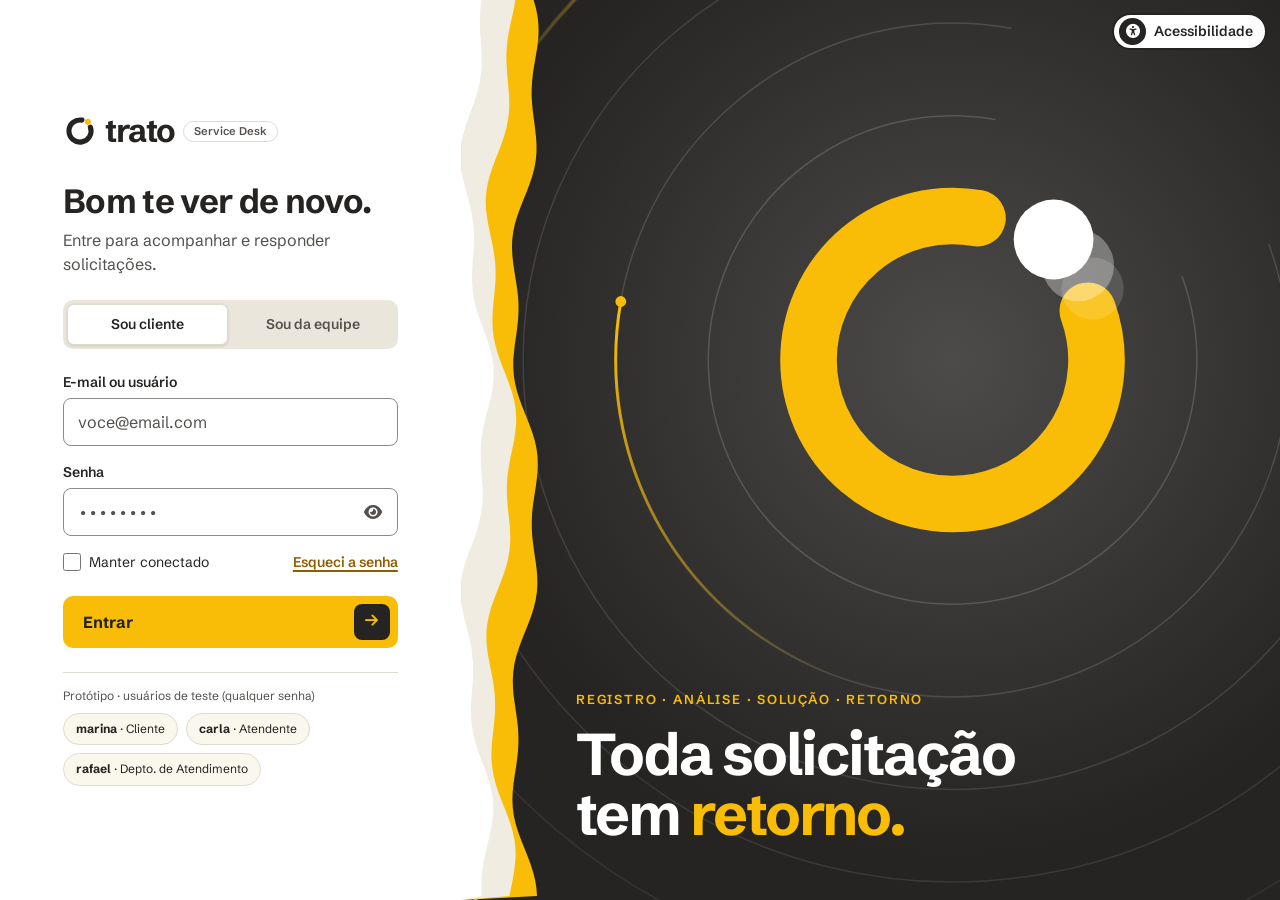
<file: index.html>
<!DOCTYPE html>
<html lang="pt-BR">
<head>
  <meta charset="utf-8">
  <meta name="viewport" content="width=device-width, initial-scale=1, viewport-fit=cover">
  <meta name="theme-color" content="#252422">
  <title>Trato · Service Desk</title>
  <link rel="preload" href="fonts/schibsted-grotesk-latin.woff2" as="font" type="font/woff2" crossorigin>
  <link rel="stylesheet" href="https://cdnjs.cloudflare.com/ajax/libs/font-awesome/6.5.1/css/all.min.css" crossorigin="anonymous" referrerpolicy="no-referrer">
  <link rel="stylesheet" href="styles/tokens.css">
  <link rel="stylesheet" href="styles/base.css">
  <link rel="stylesheet" href="styles/login.css">
  <link rel="stylesheet" href="styles/app.css">
  <script>
    // aplica tema e tamanho de texto salvos antes da primeira pintura (evita flash)
    try {
      var p = JSON.parse(localStorage.getItem('trato-a11y') || '{}');
      if (['light', 'dark', 'hcb', 'hcw'].indexOf(p.theme) >= 0) document.documentElement.dataset.theme = p.theme;
      var s = [0.875, 1, 1.125, 1.25, 1.375, 1.5][p.scaleIdx];
      if (s) document.documentElement.style.fontSize = (14 * s) + 'px';
    } catch (e) {}
  </script>
</head>
<body>
  <div id="root"></div>
  <noscript>Este sistema precisa de JavaScript para funcionar.</noscript>
  <script type="module" src="js/main.js"></script>
</body>
</html>
</file>
<file: styles/tokens.css>
/* Tokens dos 4 temas. Valores portados do objeto TH do protótipo Service Desk. */

:root,
:root[data-theme="light"] {
  --bg: #F5F1E7;
  --sf: #FFFFFF;
  --sf2: #FAF7EC;
  --bd: #E0DBD0;
  --bdw: 1px;
  --tx: #252422;
  --tx2: #53504D;
  --ac: #FABD07;
  --onac: #252422;
  --act: #8F5C00;
  --hd: #FFFFFF;
  --sb: #252422;
  --sbtx: #F5F5F5;
  --sbtx2: #C6C5C4;
  --sbac: #FABD07;
  --sbactx: #252422;
  --focus: #2A6AEF;
  --art: #252422;
  --ring: #FABD07;
  --dot: #FFFFFF;
  --echo: #FFFFFF;
  --artTx: #FFFFFF;
  --w1: #FABD07;
  --w2: #F0ECE1;
  --w3: #FFFFFF;
  --logoRing: #252422;
  --logoDot: #FABD07;
  --danger: #B21020;
  --dangerbg: #FDE8EA;
  --ok: #3E6614;
  --okbg: #F0FAE5;
  --info: #153882;
  --infobg: #E2ECFF;
  --inbg: #FFFFFF;
  --inbd: #8C8B88;
  --dis: #EBE6DB;
  --distx: #53504D;
  --shadow: 0 1px 2px rgba(37,36,34,.06),0 12px 32px -16px rgba(37,36,34,.25);
  --overlay: rgba(37,36,34,.55);
  --st-recebida-bg: #EEDDFA;
  --st-recebida-fg: #592488;
  --st-atendimento-bg: #FFF4C2;
  --st-atendimento-fg: #5E3C00;
  --st-departamento-bg: #E2ECFF;
  --st-departamento-fg: #153882;
  --st-entregue-bg: #E0F5CC;
  --st-entregue-fg: #3E6614;
  --st-encerrada-bg: #FDE8EA;
  --st-encerrada-fg: #830C18;
  --st-bd: 1px solid transparent;
}

:root[data-theme="dark"] {
  --bg: #252422;
  --sf: #33312E;
  --sf2: #3D3A36;
  --bd: #53504D;
  --bdw: 1px;
  --tx: #F5F5F5;
  --tx2: #C6C5C4;
  --ac: #FABD07;
  --onac: #252422;
  --act: #FFDA45;
  --hd: #33312E;
  --sb: #33312E;
  --sbtx: #F5F5F5;
  --sbtx2: #C6C5C4;
  --sbac: #FABD07;
  --sbactx: #252422;
  --focus: #8DB4FF;
  --art: #252422;
  --ring: #FABD07;
  --dot: #FFFFFF;
  --echo: #FFFFFF;
  --artTx: #FFFFFF;
  --w1: #FABD07;
  --w2: #3D3A36;
  --w3: #33312E;
  --logoRing: #FABD07;
  --logoDot: #FFFFFF;
  --danger: #FF7A86;
  --dangerbg: #33040A;
  --ok: #A6E16A;
  --okbg: #172607;
  --info: #C3D8FF;
  --infobg: #0A1C42;
  --inbg: #252422;
  --inbd: #8C8B88;
  --dis: #3D3A36;
  --distx: #C6C5C4;
  --shadow: 0 12px 32px -12px rgba(0,0,0,.6);
  --overlay: rgba(0,0,0,.65);
  --st-recebida-bg: #3F1962;
  --st-recebida-fg: #DDBBF5;
  --st-atendimento-bg: #5E3C00;
  --st-atendimento-fg: #FFE982;
  --st-departamento-bg: #152F65;
  --st-departamento-fg: #C3D8FF;
  --st-entregue-bg: #29430D;
  --st-entregue-fg: #C4EC9D;
  --st-encerrada-bg: #590810;
  --st-encerrada-fg: #FACCD0;
  --st-bd: 1px solid transparent;
}

:root[data-theme="hcb"] {
  --bg: #000000;
  --sf: #000000;
  --sf2: #000000;
  --bd: #FFFFFF;
  --bdw: 2px;
  --tx: #FFFFFF;
  --tx2: #FFFFFF;
  --ac: #FFDA45;
  --onac: #000000;
  --act: #FFDA45;
  --hd: #000000;
  --sb: #000000;
  --sbtx: #FFFFFF;
  --sbtx2: #FFFFFF;
  --sbac: #FFDA45;
  --sbactx: #000000;
  --focus: #63DBE8;
  --art: #000000;
  --ring: #FFDA45;
  --dot: #FFFFFF;
  --echo: #FFFFFF;
  --artTx: #FFFFFF;
  --w1: #FFDA45;
  --w2: #000000;
  --w3: #000000;
  --logoRing: #FFDA45;
  --logoDot: #FFFFFF;
  --danger: #FF7A86;
  --dangerbg: #000000;
  --ok: #A6E16A;
  --okbg: #000000;
  --info: #8DB4FF;
  --infobg: #000000;
  --inbg: #000000;
  --inbd: #FFFFFF;
  --dis: #000000;
  --distx: #A9A8A6;
  --shadow: none;
  --overlay: rgba(0,0,0,.85);
  --st-recebida-bg: transparent;
  --st-recebida-fg: var(--tx);
  --st-atendimento-bg: transparent;
  --st-atendimento-fg: var(--tx);
  --st-departamento-bg: transparent;
  --st-departamento-fg: var(--tx);
  --st-entregue-bg: transparent;
  --st-entregue-fg: var(--tx);
  --st-encerrada-bg: transparent;
  --st-encerrada-fg: var(--tx);
  --st-bd: 2px solid var(--tx);
}

:root[data-theme="hcw"] {
  --bg: #FFFFFF;
  --sf: #FFFFFF;
  --sf2: #FFFFFF;
  --bd: #000000;
  --bdw: 2px;
  --tx: #000000;
  --tx2: #000000;
  --ac: #000000;
  --onac: #FFFFFF;
  --act: #000000;
  --hd: #FFFFFF;
  --sb: #FFFFFF;
  --sbtx: #000000;
  --sbtx2: #000000;
  --sbac: #000000;
  --sbactx: #FFFFFF;
  --focus: #2656BA;
  --art: #000000;
  --ring: #FFDA45;
  --dot: #FFFFFF;
  --echo: #FFFFFF;
  --artTx: #FFFFFF;
  --w1: #000000;
  --w2: #FFFFFF;
  --w3: #FFFFFF;
  --logoRing: #000000;
  --logoDot: #000000;
  --danger: #B21020;
  --dangerbg: #FFFFFF;
  --ok: #29430D;
  --okbg: #FFFFFF;
  --info: #0A1C42;
  --infobg: #FFFFFF;
  --inbg: #FFFFFF;
  --inbd: #000000;
  --dis: #FFFFFF;
  --distx: #53504D;
  --shadow: none;
  --overlay: rgba(0,0,0,.7);
  --st-recebida-bg: transparent;
  --st-recebida-fg: var(--tx);
  --st-atendimento-bg: transparent;
  --st-atendimento-fg: var(--tx);
  --st-departamento-bg: transparent;
  --st-departamento-fg: var(--tx);
  --st-entregue-bg: transparent;
  --st-entregue-fg: var(--tx);
  --st-encerrada-bg: transparent;
  --st-encerrada-fg: var(--tx);
  --st-bd: 2px solid var(--tx);
}
</file>
<file: styles/base.css>
@font-face {
  font-family: 'Schibsted Grotesk';
  font-style: normal;
  font-weight: 400 700;
  font-display: swap;
  src: url("../fonts/schibsted-grotesk-latin-ext.woff2") format('woff2');
  unicode-range: U+0100-02BA, U+02BD-02C5, U+02C7-02CC, U+02CE-02D7, U+02DD-02FF, U+0304, U+0308, U+0329, U+1D00-1DBF, U+1E00-1E9F, U+1EF2-1EFF, U+2020, U+20A0-20AB, U+20AD-20C4, U+2113, U+2C60-2C7F, U+A720-A7FF;
}
@font-face {
  font-family: 'Schibsted Grotesk';
  font-style: normal;
  font-weight: 400 700;
  font-display: swap;
  src: url("../fonts/schibsted-grotesk-latin.woff2") format('woff2');
  unicode-range: U+0000-00FF, U+0131, U+0152-0153, U+02BB-02BC, U+02C6, U+02DA, U+02DC, U+0304, U+0308, U+0329, U+2000-206F, U+20AC, U+2122, U+2191, U+2193, U+2212, U+2215, U+FEFF, U+FFFD;
}

/* 1rem = 14px; o painel de acessibilidade escala o html inteiro */
html { font-size: 14px; -webkit-text-size-adjust: 100%; }

*, *::before, *::after { box-sizing: border-box; }

body {
  margin: 0;
  background: var(--bg);
  color: var(--tx);
  font-family: 'Schibsted Grotesk', system-ui, sans-serif;
  font-size: 1rem;
  line-height: 1.4;
  -webkit-font-smoothing: antialiased;
}

h1, h2, p, dl, dd, ol, ul { margin: 0; padding: 0; }
ol, ul { list-style: none; }
h1 { font-size: 2.1rem; line-height: 1.1; font-weight: 700; letter-spacing: -0.02em; }
h2 { font-size: 1.35rem; line-height: 1.2; font-weight: 700; letter-spacing: -0.01em; }

a { color: var(--act); text-decoration-thickness: 2px; text-underline-offset: 3px; }
a:hover { color: var(--tx); }

button, input, textarea { font: inherit; color: inherit; }
button { cursor: pointer; }
input::placeholder, textarea::placeholder { color: var(--tx2); }
:focus-visible { outline: 3px solid var(--focus) !important; outline-offset: 2px; }

.muted { color: var(--tx2); }
.small { font-size: 0.86rem; }

@media (prefers-reduced-motion: reduce) {
  *, *::before, *::after { transition: none !important; animation: none !important; }
}
</file>
<file: styles/login.css>
/* ---------- tela de login: hero em cima e formulário embaixo; dividida a partir de 860px ---------- */

.login {
  display: grid;
  grid-template-columns: 1fr;
  grid-template-rows: auto 1fr;
  min-height: 100vh;
  min-height: 100dvh;
  background: var(--sf);
}
.login:focus { outline: none; }

.login__art {
  position: relative;
  overflow: hidden;
  background: var(--art);
  height: clamp(280px, 38dvh, 380px);
}
.art__svg { position: absolute; inset: 0; width: 100%; height: 100%; display: block; }

.login__logo-light {
  position: absolute;
  top: max(1.6rem, env(safe-area-inset-top));
  left: 1.6rem;
  display: inline-flex;
  align-items: center;
  gap: 6px;
  color: var(--artTx);
  text-decoration: none;
  font-size: 1.7rem;
  font-weight: 700;
  letter-spacing: -0.045em;
  line-height: 1;
}

.login__hero { position: absolute; left: 1.6rem; bottom: 5.4rem; max-width: min(17rem, 60%); color: var(--artTx); }
.login__eyebrow { display: none; margin: 0; }
.login__hero h2 { font-size: 2.15rem; line-height: 1.05; letter-spacing: -0.03em; text-wrap: balance; }
.login__hero h2 span { color: var(--ring); }

.login__panel {
  display: flex;
  justify-content: center;
  align-items: flex-start;
  padding: 0.6rem 1.6rem calc(2.6rem + env(safe-area-inset-bottom));
  background: var(--sf);
  margin-top: -1px; /* esconde a fresta de subpixel entre o hero e o formulário */
  position: relative;
}
.login__form { width: 100%; max-width: 31.5rem; display: flex; flex-direction: column; gap: 1.3rem; }

.brand { display: none; align-items: center; gap: 8px; }
.brand__name { font-size: 2.3rem; font-weight: 700; letter-spacing: -0.045em; line-height: 1; }
.tag { font-size: 0.8rem; font-weight: 600; border: var(--bdw) solid var(--bd); border-radius: 999px; padding: 2px 10px; background: var(--sf); color: var(--tx2); white-space: nowrap; }

.login__head { display: flex; flex-direction: column; gap: 0.55rem; }
.login__head h1 { font-size: 1.85rem; }
.login__head p { display: none; font-size: 1.15rem; line-height: 1.5; color: var(--tx2); }

.seg { display: grid; grid-template-columns: 1fr 1fr; gap: 4px; padding: 4px; background: var(--dis); border-radius: 10px; }
.seg__btn { min-height: 2.9rem; border: var(--bdw) solid transparent; border-radius: 7px; background: transparent; color: var(--tx2); font-weight: 600; }
.seg__btn[aria-pressed="true"] { background: var(--sf); color: var(--tx); box-shadow: 0 1px 3px rgba(37, 36, 34, 0.15); border-width: var(--bdw); border-color: var(--bd); }

.fields { display: flex; flex-direction: column; gap: 1.15rem; }
.field__pw { position: relative; display: flex; }
.field__pw input { padding-right: 3.6rem; }
.pw-toggle { position: absolute; right: 0.4rem; top: 50%; transform: translateY(-50%); width: 2.8rem; height: 2.8rem; border: none; border-radius: 8px; background: transparent; color: var(--tx2); font-size: 1.15rem; }
.pw-toggle:hover { color: var(--tx); }

.row { display: flex; justify-content: space-between; align-items: center; gap: 0.9rem; flex-wrap: wrap; }
.row a { font-weight: 600; }
.check { display: flex; align-items: center; gap: 8px; cursor: pointer; }
.check input { width: 1.3rem; height: 1.3rem; margin: 0; accent-color: var(--tx); }

.demo { display: flex; flex-direction: column; gap: 0.6rem; padding-top: 1.1rem; border-top: var(--bdw) solid var(--bd); font-size: 0.86rem; color: var(--tx2); }
.demo__list { display: flex; flex-wrap: wrap; gap: 8px; }
.demo__list button { min-height: 2.3rem; padding: 0 12px; border: var(--bdw) solid var(--bd); border-radius: 999px; background: var(--sf2); color: var(--tx); font-size: 0.86rem; }
.demo__list button:hover { border-color: var(--tx); }

@media (min-width: 860px) {
  .login { grid-template-columns: minmax(30rem, 36%) 1fr; grid-template-rows: 1fr; }
  .login__art { order: 2; height: auto; min-height: 100dvh; }
  .login__panel { order: 1; align-items: center; padding: 3.4rem clamp(2.2rem, 5vw, 4.5rem); margin-top: 0; }
  .login__form { gap: 1.7rem; }

  .brand { display: flex; }
  .login__logo-light { display: none; }
  .login__head { margin-top: 0.8rem; }
  .login__head h1 { font-size: 2.4rem; }
  .login__head p { display: block; }

  .login__hero { left: clamp(5rem, 9vw, 8.5rem); right: 3.4rem; bottom: 4rem; max-width: none; display: flex; flex-direction: column; gap: 1.1rem; }
  .login__eyebrow { display: block; font-size: 0.93rem; font-weight: 600; letter-spacing: 0.14em; text-transform: uppercase; color: var(--ring); }
  .login__hero h2 { font-size: clamp(2.6rem, 4.6vw, 4.5rem); line-height: 1.02; letter-spacing: -0.035em; max-width: 14ch; }
}

@media (min-width: 860px) and (max-width: 1100px) {
  .login__eyebrow { letter-spacing: 0.08em; font-size: 0.86rem; }
}

/* telas baixas no desktop: rola em vez de apertar o formulário */
@media (min-width: 860px) and (max-height: 700px) {
  .login__panel { align-items: flex-start; }
}

@media (max-width: 380px) {
  .login__panel { padding-left: 1.2rem; padding-right: 1.2rem; }
  .login__logo-light, .login__hero { left: 1.2rem; }
  .login__hero h2 { font-size: 1.85rem; }
}
</file>
<file: styles/app.css>
/* ---------- componentes compartilhados ---------- */

.card { background: var(--sf); border: var(--bdw) solid var(--bd); border-radius: 14px; box-shadow: var(--shadow); }
.pad { padding: 1.2rem; }
.stack { display: flex; flex-direction: column; gap: 1.1rem; min-width: 0; }
.stack--tight { gap: 0.6rem; }

.btn, .btn-ghost, .cta { text-decoration: none; }
.btn { display: inline-flex; align-items: center; justify-content: center; gap: 8px; min-height: 3.4rem; padding: 0 1.6rem; border: var(--bdw) solid var(--ac); border-radius: 10px; background: var(--ac); color: var(--onac); font-weight: 700; font-size: 1.1rem; }
.btn:hover:not(:disabled) { filter: brightness(1.06); }
.btn:disabled { background: var(--dis); color: var(--distx); border: 2px dashed var(--distx); cursor: not-allowed; }
.btn-ghost { display: inline-flex; align-items: center; justify-content: center; gap: 8px; min-height: 3.1rem; padding: 0 1.2rem; border: 2px solid var(--tx); border-radius: 10px; background: transparent; color: var(--tx); font-weight: 600; }
.btn-ghost:hover { background: var(--sf2); color: var(--tx); }
.btn-ghost:disabled { opacity: 0.5; cursor: not-allowed; }

.cta { display: flex; align-items: center; justify-content: space-between; width: 100%; min-height: 3.7rem; padding: 0 0.55rem 0 1.4rem; border: none; border-radius: 10px; background: var(--ac); color: var(--onac); font-weight: 700; font-size: 1.15rem; cursor: pointer; }
.cta:hover { color: var(--onac); filter: brightness(1.06); }
.cta__arrow { display: flex; align-items: center; justify-content: center; width: 2.6rem; height: 2.6rem; border-radius: 8px; background: var(--onac); color: var(--ac); font-size: 1.05rem; flex: none; }
.cta--inline { display: inline-flex; width: auto; gap: 1.1rem; }

.icon-btn { display: inline-flex; align-items: center; justify-content: center; width: 2.9rem; height: 2.9rem; border: var(--bdw) solid var(--bd); border-radius: 10px; background: var(--sf); color: var(--tx); flex: none; }
.icon-btn:hover { background: var(--sf2); }
.icon-btn--sm { width: 2.1rem; height: 2.1rem; border-color: transparent; background: transparent; }

.field { display: flex; flex-direction: column; gap: 6px; font-weight: 600; }
.field input, .field textarea, .search input {
  width: 100%; min-height: 3.45rem; padding: 0 1rem; border: var(--bdw) solid var(--inbd); border-radius: 8px; background: var(--inbg); color: var(--tx);
  font: 400 1.15rem 'Schibsted Grotesk', system-ui, sans-serif; /* ≥16px evita zoom do iOS ao focar */
}
.field textarea { padding: 0.8rem 1rem; resize: vertical; line-height: 1.45; }
.field input:focus, .field textarea:focus, .search input:focus { border-color: var(--tx); box-shadow: 0 0 0 4px color-mix(in srgb, var(--ac) 55%, transparent); outline: none; }
.field input.is-invalid, .field textarea.is-invalid { border: 2px solid var(--danger); }
.field__err { display: flex; gap: 6px; align-items: center; color: var(--danger); font-size: 0.93rem; font-weight: 600; }
.alert { display: flex; align-items: center; gap: 8px; padding: 0.7rem 1rem; border: var(--bdw) solid var(--danger); border-radius: 8px; background: var(--dangerbg); color: var(--danger); font-weight: 600; }
[role="alert"]:empty { display: none; }

.search { display: flex; flex-direction: column; gap: 6px; margin-bottom: 1rem; max-width: 34rem; }
.search__label { font-weight: 600; }
.search__box { position: relative; display: flex; align-items: center; }
.search__box > i { position: absolute; left: 1rem; color: var(--tx2); pointer-events: none; }
.search input { padding-left: 2.7rem; }

.badge { display: inline-flex; align-items: center; gap: 6px; padding: 3px 11px; border: var(--st-bd); border-radius: 999px; background: var(--b-bg); color: var(--b-fg); font-size: 0.86rem; font-weight: 600; white-space: nowrap; }
.prio { display: inline-flex; align-items: center; gap: 6px; font-size: 0.93rem; font-weight: 600; white-space: nowrap; }
.type-chip { padding: 2px 10px; border: var(--bdw) solid var(--bd); border-radius: 8px; background: var(--sf); font-size: 0.86rem; font-weight: 600; }
.st-recebida { --b-bg: var(--st-recebida-bg); --b-fg: var(--st-recebida-fg); }
.st-atendimento { --b-bg: var(--st-atendimento-bg); --b-fg: var(--st-atendimento-fg); }
.st-departamento { --b-bg: var(--st-departamento-bg); --b-fg: var(--st-departamento-fg); }
.st-entregue { --b-bg: var(--st-entregue-bg); --b-fg: var(--st-entregue-fg); }
.st-encerrada { --b-bg: var(--st-encerrada-bg); --b-fg: var(--st-encerrada-fg); }

.actions { display: flex; flex-wrap: wrap; align-items: center; gap: 0.8rem; }
.hint { color: var(--tx2); font-size: 0.93rem; }
.eyebrow { text-transform: uppercase; letter-spacing: 0.08em; font-size: 0.8rem; font-weight: 600; color: var(--tx2); }

.empty { display: flex; flex-direction: column; align-items: center; gap: 0.5rem; padding: 2.6rem 1rem; text-align: center; color: var(--tx2); }
.empty > i { font-size: 2rem; }
.empty strong { color: var(--tx); font-size: 1.15rem; }

.radios { display: flex; flex-direction: column; gap: 0.7rem; }
.radios--2 { display: grid; grid-template-columns: 1fr 1fr; }
.radios--row { flex-direction: row; flex-wrap: wrap; }
.radio { display: flex; align-items: flex-start; gap: 0.9rem; padding: 1rem; border: var(--bdw) solid var(--bd); border-radius: 10px; background: var(--sf); color: var(--tx); text-align: left; }
.radio--sm { align-items: center; padding: 0.75rem 1.1rem; font-weight: 600; }
.radio[aria-checked="true"] { border: 3px solid var(--tx); padding: calc(1rem - 2px); }
.radio--sm[aria-checked="true"] { padding: calc(0.75rem - 2px) calc(1.1rem - 2px); }
.radio:hover { border-color: var(--tx); }
.radio__dot { display: flex; align-items: center; justify-content: center; width: 1.7rem; height: 1.7rem; border: 2px solid var(--tx); border-radius: 50%; flex: none; }
.radio__dot span { width: 0.85rem; height: 0.85rem; border-radius: 50%; background: transparent; }
.radio[aria-checked="true"] .radio__dot span { background: var(--tx); }
.radio__body { display: flex; flex-direction: column; gap: 2px; min-width: 0; }
.radio__body strong { font-size: 1.1rem; }
.radio__body span { color: var(--tx2); font-weight: 400; }

/* ---------- shell ---------- */

.skip { position: fixed; left: 0.6rem; top: -4rem; z-index: 100; padding: 0.7rem 1rem; border-radius: 8px; background: var(--ac); color: var(--onac); font-weight: 700; }
.skip:focus { top: 0.6rem; }

.app { display: grid; grid-template-columns: auto minmax(0, 1fr); grid-template-rows: auto 1fr; min-height: 100vh; min-height: 100dvh; }

.header { grid-column: 1 / -1; position: sticky; top: 0; z-index: 40; display: flex; align-items: center; gap: 0.9rem; min-height: 4.6rem; padding: 0.6rem 1.1rem; background: var(--hd); border-bottom: var(--bdw) solid var(--bd); }
.header .icon-btn { border-color: transparent; background: transparent; }
.header__brand { display: inline-flex; align-items: center; gap: 6px; color: var(--tx); text-decoration: none; font-size: 1.7rem; font-weight: 700; letter-spacing: -0.045em; line-height: 1; }
.header__brand:hover { color: var(--tx); }
.header__spacer { flex: 1; }

.a11y-btn { display: inline-flex; align-items: center; gap: 8px; min-height: 2.7rem; padding: 0 0.9rem 0 0.35rem; border: 2px solid var(--tx); border-radius: 999px; background: var(--sf); color: var(--tx); font-weight: 600; }
.a11y-btn__icon { display: flex; align-items: center; justify-content: center; width: 1.9rem; height: 1.9rem; border-radius: 50%; background: var(--tx); color: var(--sf); font-size: 1rem; }
.a11y-btn--floating { position: fixed; top: max(0.9rem, env(safe-area-inset-top)); right: 0.9rem; z-index: 50; }

.profile { position: relative; }
.profile__btn { display: flex; align-items: center; gap: 0.7rem; padding: 0.35rem 1rem 0.35rem 0.35rem; border: var(--bdw) solid var(--bd); border-radius: 999px; background: var(--sf); color: var(--tx); text-align: left; }
.avatar { display: flex; align-items: center; justify-content: center; width: 2.6rem; height: 2.6rem; border-radius: 50%; background: var(--ac); color: var(--onac); font-weight: 700; flex: none; }
.profile__who { display: flex; flex-direction: column; line-height: 1.2; }
.profile__who span:first-child { font-weight: 600; }
.profile__who span:last-child { font-size: 0.86rem; color: var(--tx2); }
.profile__menu { position: absolute; right: 0; top: calc(100% + 0.5rem); z-index: 60; min-width: 18rem; padding: 0.4rem; background: var(--sf); border: var(--bdw) solid var(--bd); border-radius: 12px; box-shadow: var(--shadow); }
.profile__info { display: flex; flex-direction: column; padding: 0.7rem 0.8rem; border-bottom: var(--bdw) solid var(--bd); margin-bottom: 0.3rem; }
.profile__info span { color: var(--tx2); font-size: 0.86rem; }
.profile__menu button { display: flex; align-items: center; gap: 0.7rem; width: 100%; min-height: 2.8rem; padding: 0 0.8rem; border: none; border-radius: 8px; background: transparent; color: var(--tx); font-weight: 600; text-align: left; }
.profile__menu button:hover { background: var(--sf2); }

.sidebar { display: flex; flex-direction: column; gap: 0.35rem; padding: 0.9rem 0.8rem; background: var(--sb); color: var(--sbtx); }
.sidebar--open { width: 17.6rem; }
.sidebar--closed { width: 5.2rem; }
.sidebar__title { padding: 0.5rem 0.9rem; font-size: 0.8rem; font-weight: 600; letter-spacing: 0.1em; text-transform: uppercase; color: var(--sbtx2); }
.nav-item { position: relative; display: flex; align-items: center; gap: 0.75rem; min-height: 3.1rem; padding: 0 0.85rem; border-radius: 10px; color: var(--sbtx); text-decoration: none; font-weight: 600; font-size: 1rem; }
.nav-item > i { width: 1.3rem; text-align: center; flex: none; }
.sidebar--closed .nav-item { justify-content: center; padding: 0; }
.nav-item:hover { color: var(--sbtx); background: color-mix(in srgb, var(--sbtx) 12%, transparent); }
.nav-item.is-current, .nav-item.is-current:hover { background: var(--sbac); color: var(--sbactx); }
.nav-item__badge { margin-left: auto; display: inline-flex; align-items: center; justify-content: center; min-width: 1.7rem; height: 1.7rem; padding: 0 6px; border-radius: 999px; background: var(--sbac); color: var(--sbactx); font-size: 0.86rem; font-weight: 700; }
.is-current .nav-item__badge { background: var(--sbactx); color: var(--sbac); }
.nav-item__dot { position: absolute; top: 0.55rem; right: 1rem; width: 0.8rem; height: 0.8rem; border-radius: 50%; background: var(--sbac); border: 2px solid var(--sb); }
.is-current .nav-item__dot { background: var(--sbactx); border-color: var(--sbac); }
.scrim { display: none; }

.main { min-width: 0; padding: 1.4rem 2rem 3rem; container-type: inline-size; }
.main:focus { outline: none; }
.crumbs { margin-bottom: 1.3rem; font-size: 0.93rem; font-weight: 500; }
.crumbs a { color: var(--act); }
.page-head { display: flex; flex-direction: column; gap: 0.4rem; margin-bottom: 1.3rem; }
.page-head--flush { margin: 0; }
.page-head--split { flex-direction: row; justify-content: space-between; align-items: flex-end; flex-wrap: wrap; gap: 1rem; }
.page-head p { color: var(--tx2); font-size: 1.1rem; }

/* ---------- início ---------- */

.kpis { display: grid; grid-template-columns: repeat(auto-fit, minmax(14rem, 1fr)); gap: 1.1rem; margin-bottom: 2rem; }
.kpi { display: flex; flex-direction: column; gap: 0.5rem; padding: 1.3rem; color: var(--tx); text-decoration: none; }
.kpi:hover { color: var(--tx); border-color: var(--tx); }
.kpi__label { display: flex; align-items: center; gap: 0.7rem; font-weight: 600; }
.kpi__icon { display: flex; align-items: center; justify-content: center; width: 2.3rem; height: 2.3rem; border-radius: 8px; background: var(--b-bg); color: var(--b-fg); border: var(--st-bd); font-size: 0.93rem; }
.kpi__icon--plain { background: var(--sf2); color: var(--tx); border: var(--bdw) solid var(--bd); }
.kpi__value { font-size: 2.3rem; font-weight: 700; line-height: 1.1; }

.home-grid { display: grid; grid-template-columns: minmax(0, 1fr) minmax(0, 1fr); gap: 2rem; }
.home-grid h2 { margin-bottom: 0.9rem; }
.module { display: flex; align-items: center; gap: 1.1rem; padding: 1rem 1.2rem; color: var(--tx); text-decoration: none; }
.module:hover { color: var(--tx); border-color: var(--tx); }
.module__icon { display: flex; align-items: center; justify-content: center; width: 3.4rem; height: 3.4rem; border-radius: 10px; background: var(--ac); color: var(--onac); font-size: 1.2rem; flex: none; }
.module__text { display: flex; flex-direction: column; flex: 1; min-width: 0; }
.module__text span { color: var(--tx2); }
.list { overflow: hidden; }
.list__item { display: flex; align-items: center; justify-content: space-between; gap: 1rem; padding: 0.9rem 1.2rem; color: var(--tx); text-decoration: none; }
.list__item:hover { color: var(--tx); background: var(--sf2); }
[role="listitem"] + [role="listitem"] > .list__item { border-top: var(--bdw) solid var(--bd); }
.list__main { display: flex; flex-direction: column; min-width: 0; }
.list__main > span:first-child { font-weight: 600; }

/* ---------- fila ---------- */

.chips { display: flex; flex-wrap: wrap; gap: 0.6rem; margin-bottom: 1.2rem; }
.chip { display: inline-flex; align-items: center; gap: 6px; min-height: 2.5rem; padding: 0 1rem; border: var(--bdw) solid var(--bd); border-radius: 999px; background: var(--sf); color: var(--tx); font-weight: 600; }
.chip:hover { border-color: var(--tx); }
.chip[aria-pressed="true"] { background: var(--tx); color: var(--bg); border: 2px solid var(--tx); }
.chip__n { margin-left: 2px; opacity: 0.75; font-size: 0.86rem; }

.table { overflow: hidden; }
.table__head, .table__row { display: grid; grid-template-columns: 9.5rem minmax(0, 2.2fr) 8rem 7.5rem minmax(12rem, 1.3fr) 6.5rem; gap: 1rem; align-items: center; padding: 0.95rem 1.2rem; }
.table__head { border-bottom: var(--bdw) solid var(--bd); background: var(--sf2); color: var(--tx2); font-size: 0.8rem; font-weight: 600; letter-spacing: 0.06em; text-transform: uppercase; }
.table__row { color: var(--tx); text-decoration: none; }
.table__row:hover { color: var(--tx); background: var(--sf2); }
[role="listitem"] + [role="listitem"] > .table__row { border-top: var(--bdw) solid var(--bd); }
.table__id { font-weight: 600; white-space: nowrap; }
.table__subject { display: flex; flex-direction: column; min-width: 0; }
.table__subject > span:first-child { font-weight: 600; }
.table__type { font-weight: 500; }
.new-dot { display: inline-block; width: 0.55rem; height: 0.55rem; margin-right: 0.45rem; border-radius: 50%; background: var(--act); }

/* ---------- minhas solicitações ---------- */

.cards-grid { display: grid; grid-template-columns: repeat(auto-fill, minmax(19rem, 1fr)); gap: 1rem; }
.ticket-card { display: flex; flex-direction: column; gap: 0.7rem; height: 100%; padding: 1.1rem 1.2rem; color: var(--tx); text-decoration: none; }
.ticket-card:hover { color: var(--tx); border-color: var(--tx); }
.ticket-card__top, .ticket-card__foot { display: flex; align-items: center; justify-content: space-between; gap: 0.6rem; flex-wrap: wrap; }
.rate-tag { display: inline-flex; align-items: center; gap: 6px; padding: 2px 10px; border-radius: 999px; background: var(--infobg); color: var(--info); border: var(--bdw) solid var(--info); font-size: 0.86rem; font-weight: 700; }

/* ---------- nova solicitação ---------- */

.form-card { display: flex; flex-direction: column; gap: 1.3rem; max-width: 46rem; padding: 1.8rem; }
.file-btn { position: relative; display: inline-flex; align-items: center; gap: 8px; width: fit-content; min-height: 3rem; padding: 0 1.1rem; border: 2px solid var(--tx); border-radius: 10px; font-weight: 600; cursor: pointer; }
.file-btn input { position: absolute; width: 1px; height: 1px; opacity: 0; pointer-events: none; }
.file-btn:focus-within { outline: 3px solid var(--focus); outline-offset: 2px; }
.files { display: flex; flex-wrap: wrap; gap: 0.5rem; }
.file { display: inline-flex; align-items: center; gap: 6px; padding: 2px 0.4rem 2px 0.7rem; border: var(--bdw) solid var(--bd); border-radius: 8px; background: var(--sf2); font-size: 0.93rem; font-weight: 400; }
.lgpd { display: flex; gap: 8px; color: var(--tx2); font-size: 0.93rem; }
.done { display: flex; flex-direction: column; align-items: flex-start; gap: 1rem; max-width: 40rem; padding: 2rem; }
.done__tag { display: inline-flex; align-items: center; gap: 8px; padding: 4px 12px; border-radius: 999px; background: var(--okbg); color: var(--ok); border: var(--bdw) solid var(--ok); font-weight: 700; }
.protocol { display: flex; flex-direction: column; padding: 0.9rem 1.2rem; border: var(--bdw) solid var(--bd); border-radius: 10px; background: var(--sf2); }
.protocol strong { font-size: 2rem; letter-spacing: 0.02em; }

/* ---------- chamado ---------- */

.ticket-head { display: flex; justify-content: space-between; align-items: flex-start; flex-wrap: wrap; gap: 1rem; margin-bottom: 1.3rem; }
.ticket-head__meta { display: flex; flex-wrap: wrap; align-items: center; gap: 0.7rem; margin-bottom: 0.6rem; }

.stepper { display: grid; grid-auto-flow: column; grid-auto-columns: 1fr; margin-bottom: 1.4rem; padding: 1.4rem 1.4rem 1.2rem; }
.stepper li { display: flex; flex-direction: column; gap: 0.6rem; min-width: 0; }
.stepper__track { display: flex; align-items: center; }
.stepper__dot { display: flex; align-items: center; justify-content: center; width: 2.3rem; height: 2.3rem; border-radius: 50%; border: 1px dashed var(--tx2); color: var(--tx2); font-size: 0.8rem; flex: none; }
.stepper__line { flex: 1; height: 3px; margin: 0 0.7rem; background: var(--bd); border-radius: 2px; }
.stepper li:last-child .stepper__line { background: transparent; }
.stepper__text { display: flex; flex-direction: column; }
.stepper .is-done .stepper__dot { background: var(--tx); color: var(--bg); border: 2px solid var(--tx); }
.stepper .is-done .stepper__line { background: var(--tx); }
.stepper .is-now .stepper__dot { background: var(--ac); color: var(--onac); border: 2px solid var(--tx); }

.ticket-grid { display: grid; grid-template-columns: minmax(0, 1fr) minmax(0, 26rem); gap: 1.4rem; align-items: start; }
.pad-card { padding: 1.5rem; }
.pad-card h2 { margin-bottom: 0.8rem; }
.pad-card p + .files, .pad-card p + .callout { margin-top: 1rem; }
.action-card { display: flex; flex-direction: column; gap: 1.1rem; padding: 1.6rem; border: 2px solid var(--tx); }
.action-card h2 { font-size: 1.55rem; margin-bottom: 0.3rem; }
.action-card p { color: var(--tx2); }

.details { display: grid; grid-template-columns: auto 1fr; gap: 0.5rem 1.2rem; }
.details dt { color: var(--tx2); }
.details dd { font-weight: 600; }
.timeline { display: flex; flex-direction: column; gap: 1rem; }
.timeline li { position: relative; display: flex; gap: 0.8rem; }
.timeline li > span:last-child { display: flex; flex-direction: column; }
.timeline li:not(:last-child)::after { content: ''; position: absolute; left: 0.45rem; top: 1.3rem; bottom: -1rem; width: 2px; background: var(--bd); }
.timeline__dot { width: 1rem; height: 1rem; margin-top: 0.2rem; border: 2px solid var(--tx); border-radius: 50%; background: var(--sf); flex: none; }
.timeline__dot.is-first { background: var(--ac); }

.callout { display: flex; gap: 0.8rem; padding: 0.9rem 1rem; border: var(--bdw) solid var(--bd); border-radius: 10px; background: var(--sf2); }
.callout:not(.callout--soft) > span { display: flex; flex-direction: column; }
.callout--soft { flex-direction: column; gap: 0.3rem; }
.callout--soft p { margin: 0; color: var(--tx); }
.kb-box { display: flex; flex-direction: column; gap: 0.9rem; padding: 1rem; border: var(--bdw) solid var(--bd); border-radius: 12px; background: var(--sf2); }
.kb-box .search { margin: 0; max-width: none; }
.kb-hit { display: flex; align-items: center; justify-content: space-between; gap: 1rem; padding: 0.75rem 1rem; border: var(--bdw) solid var(--bd); border-radius: 10px; background: var(--sf); }
.kb-hit__text { display: flex; flex-direction: column; min-width: 0; }
.btn-chip { min-height: 2.4rem; padding: 0 1rem; border: 2px solid var(--tx); border-radius: 8px; background: transparent; color: var(--tx); font-weight: 600; flex: none; }
.btn-chip.is-on { background: var(--tx); color: var(--bg); }

.rating { display: flex; gap: 0.7rem; max-width: 28rem; }
.rating__opt { flex: 1; min-height: 4rem; border: var(--bdw) solid var(--bd); border-radius: 10px; background: var(--sf); color: var(--tx); font-size: 1.5rem; font-weight: 700; }
.rating__opt:hover { border-color: var(--tx); }
.rating__opt[aria-checked="true"] { background: var(--ac); color: var(--onac); border: 3px solid var(--tx); }
.rating__legend { display: flex; justify-content: space-between; max-width: 28rem; margin-top: -0.5rem; }
.note { display: flex; align-items: flex-start; gap: 1rem; padding: 1.4rem; }
.note > i { font-size: 1.5rem; margin-top: 2px; }
.note > span { display: flex; flex-direction: column; }
.note > span > span { color: var(--tx2); }

/* ---------- base de conhecimento e ajuda ---------- */

.article summary { display: flex; align-items: center; justify-content: space-between; gap: 1rem; padding: 1rem 1.2rem; list-style: none; cursor: pointer; }
.article summary::-webkit-details-marker { display: none; }
.article__title { display: flex; flex-direction: column; }
.article[open] summary > i { transform: rotate(180deg); }
.article p { padding: 0 1.2rem 1.2rem; max-width: 60rem; line-height: 1.55; }
.help-grid { display: grid; grid-template-columns: repeat(auto-fit, minmax(22rem, 1fr)); gap: 1.4rem; align-items: start; }
.help-grid h2:not(:first-child) { margin-top: 1.6rem; }
.glossary { display: flex; flex-direction: column; align-items: flex-start; gap: 0.35rem; padding: 0.6rem 0; }
.help-grid ul { display: flex; flex-direction: column; gap: 0.6rem; padding-left: 1.2rem; list-style: disc; line-height: 1.5; }

/* ---------- acessibilidade, Libras, avisos e confirmação ---------- */

.a11y-panel { position: fixed; top: 5rem; right: 1rem; z-index: 60; width: min(28.5rem, calc(100vw - 2rem)); max-height: calc(100dvh - 6rem); overflow-y: auto; background: var(--sf); border: var(--bdw) solid var(--bd); border-radius: 14px; box-shadow: var(--shadow); }
.a11y-panel--floating { top: 4.6rem; }
.a11y-panel__head { display: flex; align-items: center; justify-content: space-between; padding: 1rem 1.4rem; border-bottom: var(--bdw) solid var(--bd); font-size: 1.3rem; }
.a11y-panel__body { display: flex; flex-direction: column; gap: 0.8rem; padding: 1.2rem 1.4rem 1.4rem; }
.a11y-themes { display: flex; flex-direction: column; gap: 0.6rem; }
.theme-opt { display: flex; align-items: center; gap: 0.9rem; min-height: 3.6rem; padding: 0 0.9rem; border: var(--bdw) solid var(--bd); border-radius: 10px; background: var(--sf); color: var(--tx); font-weight: 600; text-align: left; }
.theme-opt > span:nth-child(2) { flex: 1; }
.theme-opt[aria-checked="true"] { border: 2px solid var(--ac); background: color-mix(in srgb, var(--ac) 16%, var(--sf)); padding: 0 calc(0.9rem - 1px); }
.theme-opt__icon { display: flex; align-items: center; justify-content: center; width: 2.2rem; height: 2.2rem; border-radius: 8px; }
.theme-opt--light .theme-opt__icon { background: #fff; color: #252422; border: 1px solid #8C8B88; }
.theme-opt--dark .theme-opt__icon { background: #33312E; color: #fff; }
.theme-opt--hcb .theme-opt__icon { background: #000; color: #fff; }
.theme-opt--hcw .theme-opt__icon { background: #fff; color: #000; border: 2px solid #000; }
.a11y-size { display: grid; grid-template-columns: 1fr 1fr 1fr; align-items: center; gap: 0.6rem; text-align: center; }
.a11y-size button { min-height: 3.2rem; border: var(--bdw) solid var(--bd); border-radius: 10px; background: var(--sf2); color: var(--tx); font-weight: 700; font-size: 1.1rem; }
.a11y-size button:disabled { opacity: 0.45; cursor: not-allowed; }
.switch { display: flex; align-items: center; gap: 0.9rem; min-height: 3.6rem; padding: 0 0.9rem; border: var(--bdw) solid var(--bd); border-radius: 10px; background: var(--sf); color: var(--tx); font-weight: 600; text-align: left; }
.switch[aria-checked="true"] { border: 2px solid var(--tx); padding: 0 calc(0.9rem - 1px); }
.switch__icon { display: flex; align-items: center; justify-content: center; width: 2.2rem; height: 2.2rem; border: var(--bdw) solid var(--bd); border-radius: 8px; background: var(--sf2); }
.switch__track { display: flex; align-items: center; justify-content: flex-start; width: 3rem; height: 1.7rem; margin-left: auto; padding: 2px; border: 2px solid var(--tx); border-radius: 999px; }
.switch__track span { width: 1.1rem; height: 1.1rem; border-radius: 50%; background: var(--tx); }
.switch[aria-checked="true"] .switch__track { justify-content: flex-end; background: var(--tx); }
.switch[aria-checked="true"] .switch__track span { background: var(--bg); }
.a11y-panel .btn-ghost { border-width: var(--bdw); border-color: var(--bd); background: var(--sf2); }

.libras { position: fixed; right: 1rem; bottom: 1rem; z-index: 55; display: flex; flex-direction: column; gap: 0.6rem; width: 16rem; padding: 0.8rem; background: var(--sf); border: 2px solid var(--tx); border-radius: 14px; box-shadow: var(--shadow); }
.libras__head { display: flex; align-items: center; justify-content: space-between; }
.libras__stage { display: flex; flex-direction: column; align-items: center; justify-content: center; gap: 0.6rem; min-height: 10rem; padding: 1rem; border: 2px dashed var(--bd); border-radius: 10px; background: var(--sf2); color: var(--tx2); text-align: center; font-size: 0.93rem; }
.libras__stage > i { font-size: 2.2rem; }

.toast-host { position: fixed; left: 50%; bottom: calc(1.2rem + env(safe-area-inset-bottom)); transform: translateX(-50%); z-index: 90; width: max-content; max-width: calc(100vw - 2rem); }
.toast { display: flex; align-items: center; gap: 0.8rem; padding: 0.7rem 0.7rem 0.7rem 1.1rem; border: 2px solid var(--bg); border-radius: 12px; background: var(--tx); color: var(--bg); font-weight: 600; box-shadow: 0 12px 32px -12px rgba(0, 0, 0, 0.5); }
.toast .icon-btn { color: inherit; }
.toast__undo { min-height: 2.2rem; padding: 0 0.8rem; border: 2px solid currentColor; border-radius: 8px; background: transparent; color: inherit; font-weight: 700; }
.modal { position: fixed; inset: 0; z-index: 100; display: flex; align-items: center; justify-content: center; padding: 1rem; background: var(--overlay); }
.modal__box { display: flex; flex-direction: column; gap: 0.8rem; width: min(30rem, 100%); padding: 1.6rem; background: var(--sf); border: 2px solid var(--tx); border-radius: 14px; box-shadow: var(--shadow); }
.modal__box p { color: var(--tx2); line-height: 1.5; }
.modal__actions { display: flex; justify-content: flex-end; flex-wrap: wrap; gap: 0.7rem; margin-top: 0.6rem; }

/* ---------- responsivo ---------- */

/* Layout por largura do conteúdo, em rem: acompanha o tamanho de texto escolhido no painel de acessibilidade */
@container (max-width: 62rem) {
  .ticket-grid, .home-grid { grid-template-columns: minmax(0, 1fr); }
}

@container (max-width: 66rem) {
  .table__head { display: none; }
  .table__row { grid-template-columns: minmax(0, 1fr) auto; grid-template-areas: 'subject subject' 'status prio' 'id updated' 'type type'; gap: 0.5rem 1rem; }
  .table__row > :nth-child(1) { grid-area: id; }
  .table__row > :nth-child(2) { grid-area: subject; }
  .table__row > :nth-child(3) { grid-area: type; }
  .table__row > :nth-child(4) { grid-area: prio; justify-self: end; }
  .table__row > :nth-child(5) { grid-area: status; justify-self: start; }
  .table__row > :nth-child(6) { grid-area: updated; justify-self: end; }
}

@container (max-width: 44rem) {
  .stepper { grid-auto-flow: row; gap: 0.2rem; padding: 1rem 1.2rem; }
  .stepper li { flex-direction: row; align-items: center; gap: 0.9rem; padding: 0.3rem 0; }
  .stepper__line { display: none; }
  .radios--2 { grid-template-columns: 1fr; }
  .list__item { flex-direction: column; align-items: flex-start; gap: 0.5rem; }
  .kb-hit { flex-direction: column; align-items: stretch; }
}

@media (max-width: 900px) {
  .app { grid-template-columns: minmax(0, 1fr); }
  .main { padding: 1.1rem 1rem 2.5rem; }

  /* menu vira gaveta sobre o conteúdo */
  .sidebar { position: fixed; inset: 0 auto 0 0; z-index: 70; overflow-y: auto; }
  .sidebar--open { width: min(19rem, 85vw); box-shadow: 8px 0 32px -12px rgba(0, 0, 0, 0.6); }
  .sidebar--closed { display: none; }
  .app--nav-open .scrim { display: block; position: fixed; inset: 0; z-index: 65; background: var(--overlay); }

}

@media (max-width: 700px) {
  .action-card, .form-card { padding: 1.2rem; }
  .header { gap: 0.5rem; padding: 0.5rem 0.7rem; }
  .header__tag, .profile__who, .profile__btn > i { display: none; }
  .profile__btn { padding: 0.3rem; }
}

@media (max-width: 480px) {
  .a11y-btn__label { display: none; }
  .a11y-btn { padding: 0 0.35rem; }
  .a11y-btn--floating .a11y-btn__label { display: inline; }
  .header__brand { font-size: 1.5rem; }
  .page-head--split .cta--inline { width: 100%; }
  .toast { flex-wrap: wrap; }
}
</file>
